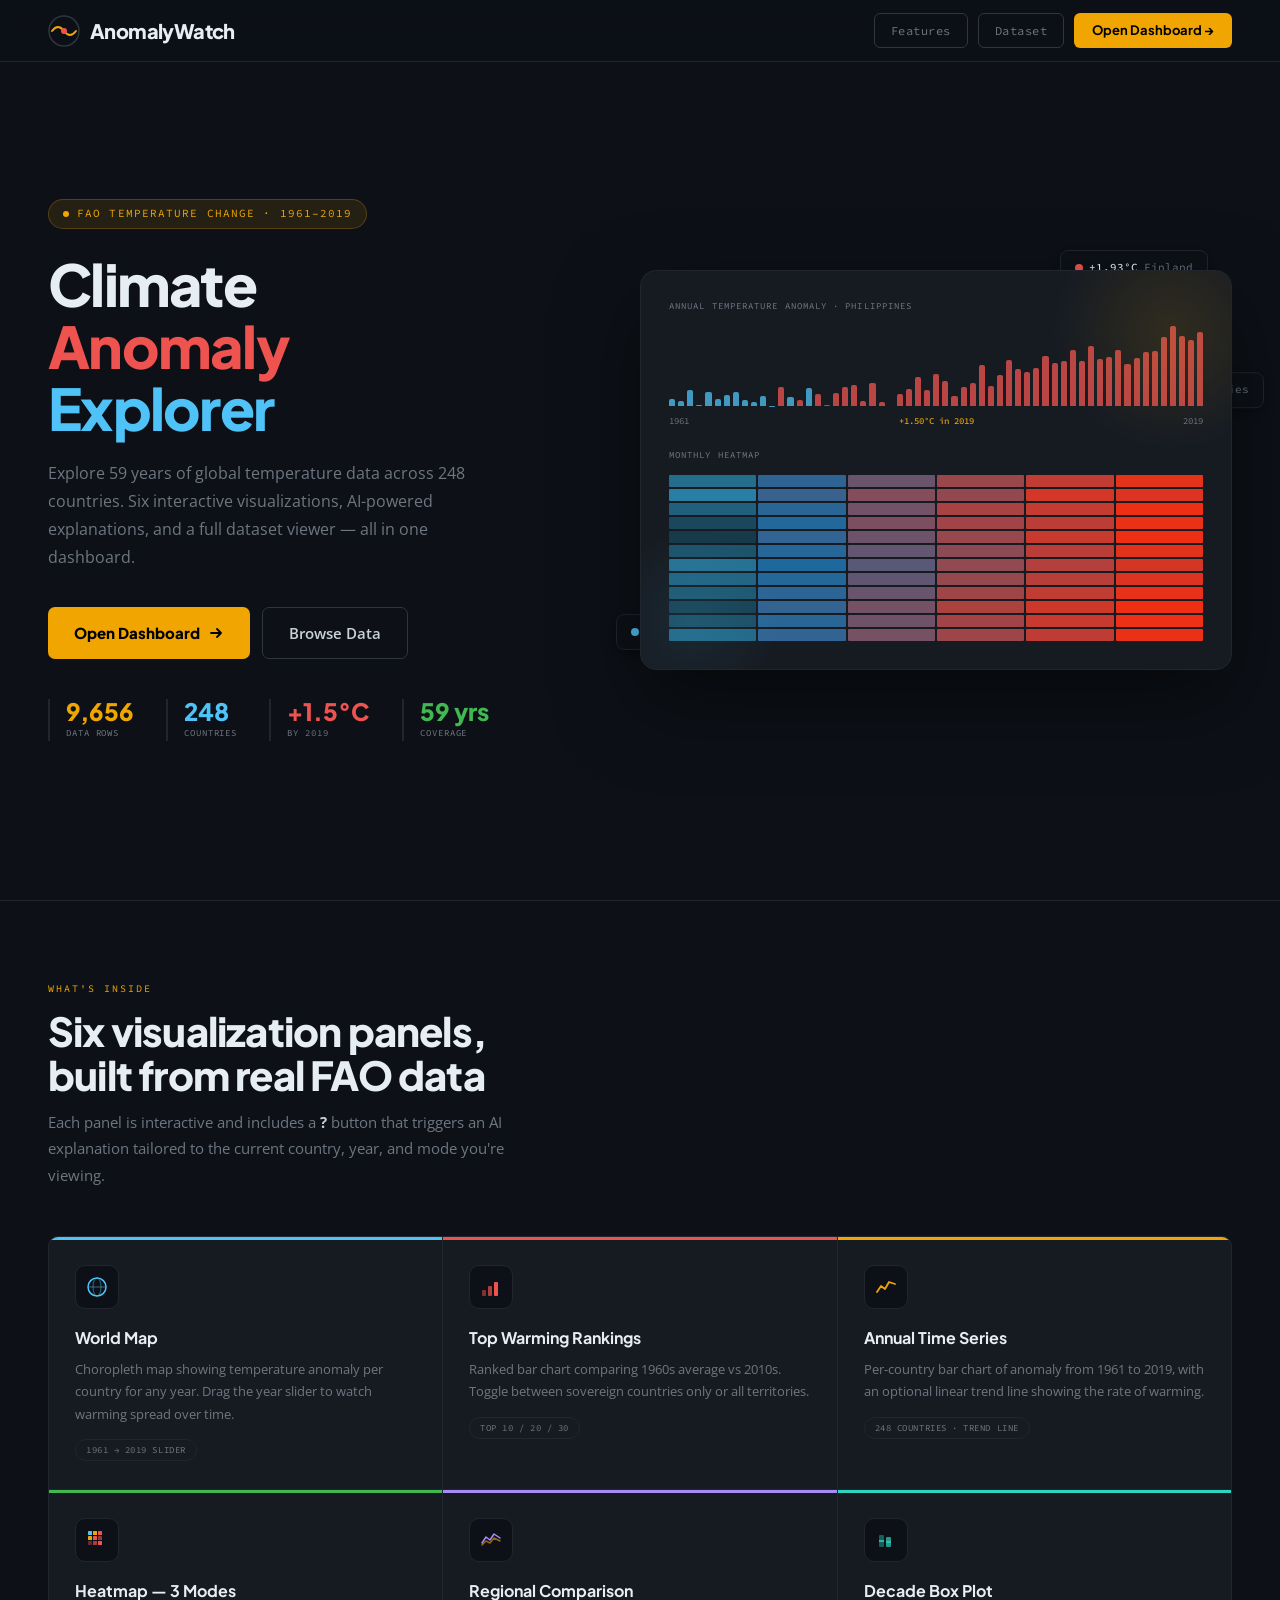
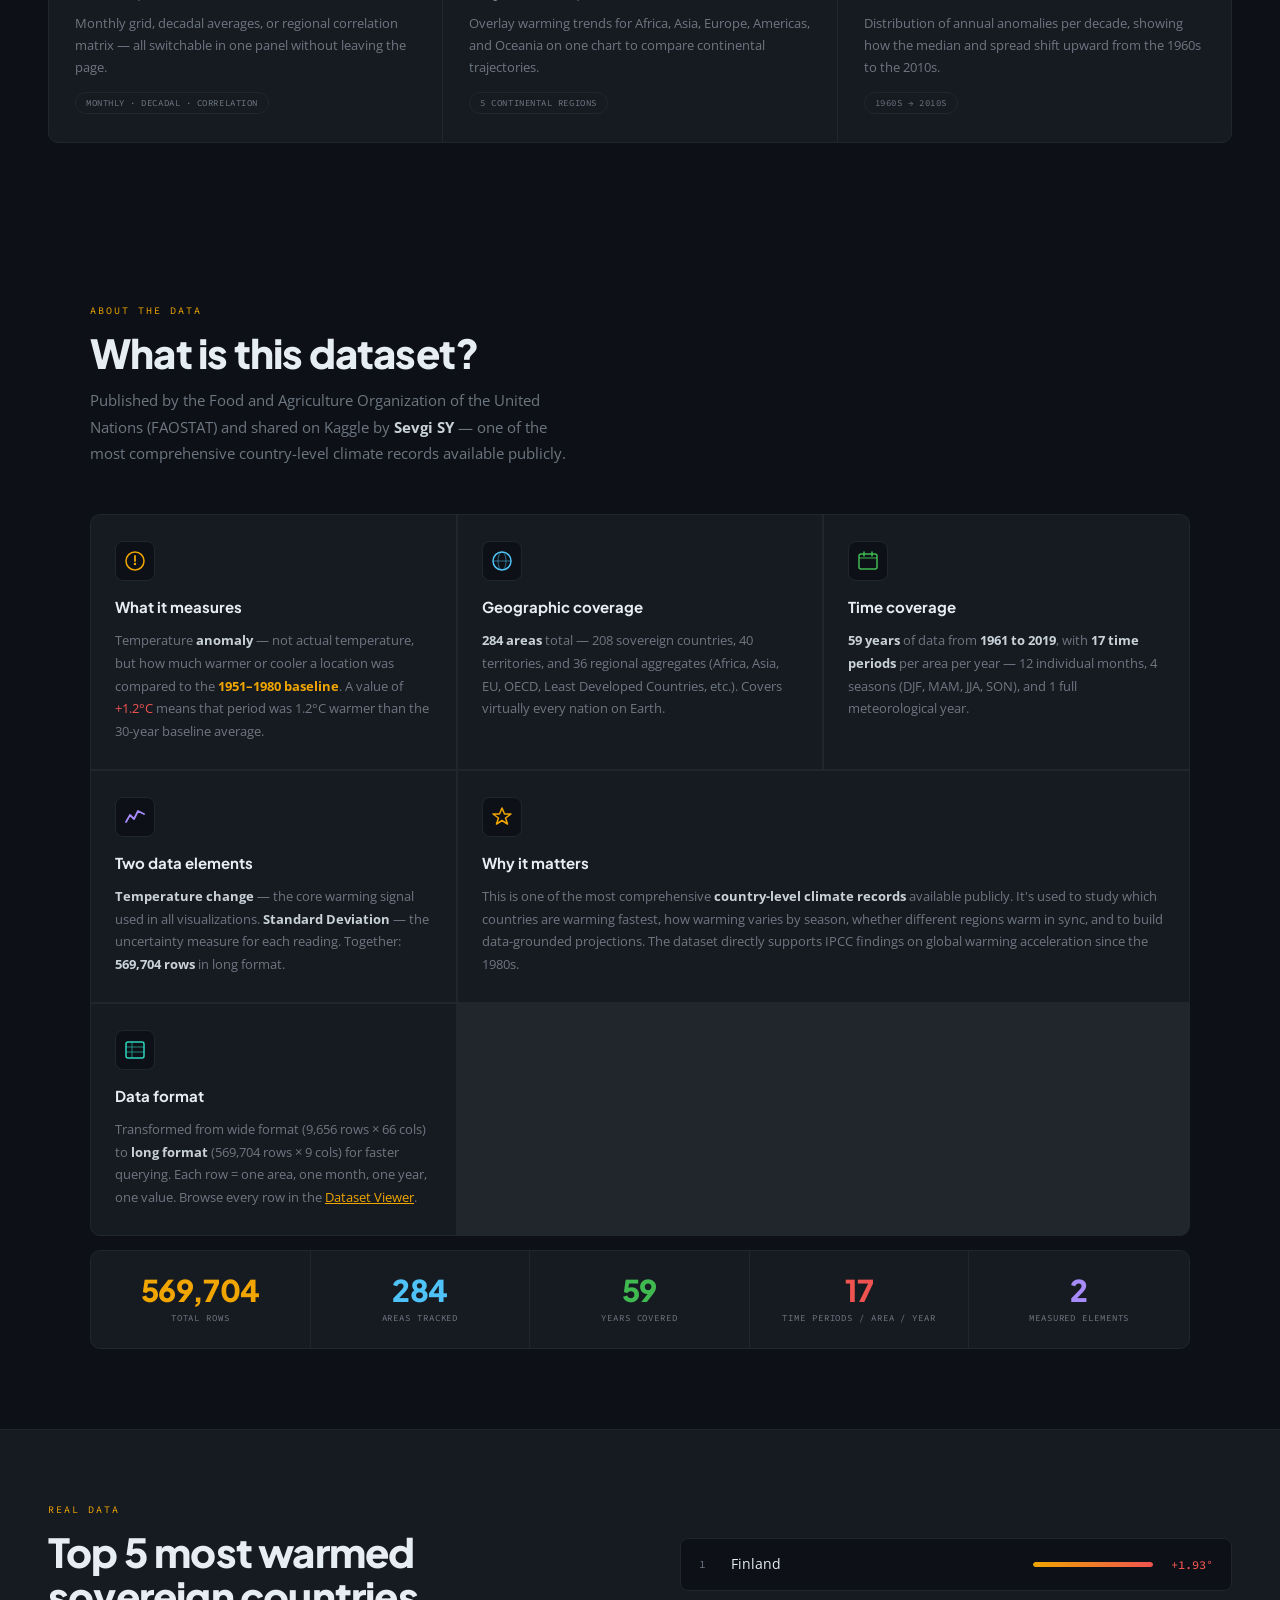
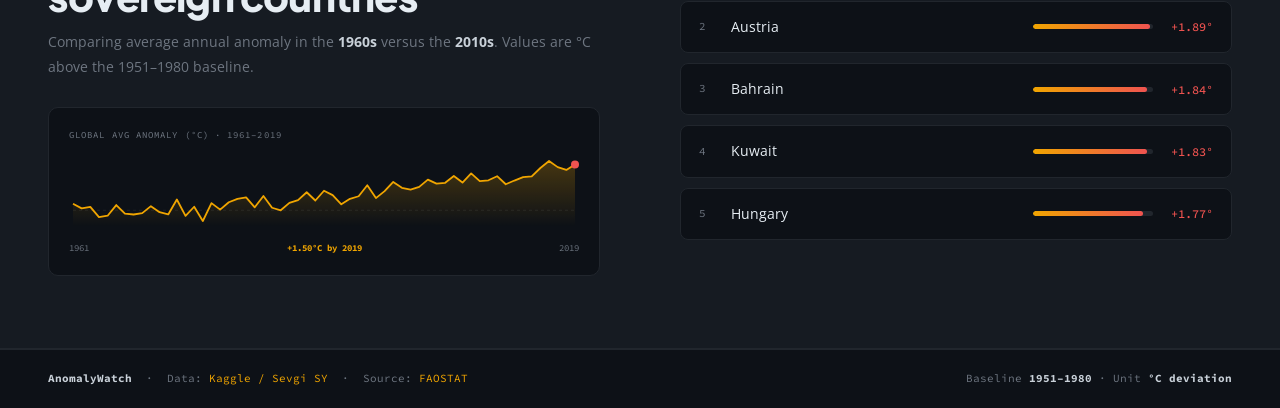
<file: templates/dashboard/landing.html>
<!DOCTYPE html>
<html lang="en">
<head>
  <meta charset="UTF-8">
  <meta name="viewport" content="width=device-width, initial-scale=1.0">
  <title>AnomalyWatch — Climate Anomaly Explorer</title>
  <link href="https://fonts.googleapis.com/css2?family=Plus+Jakarta+Sans:wght@400;500;600;700;800&family=Open+Sans:wght@300;400;500;600&family=Source+Code+Pro:wght@400;500&display=swap" rel="stylesheet">
  <style>
    *, *::before, *::after { box-sizing: border-box; margin: 0; padding: 0; }
    :root {
      --bg:     #0d1117;
      --panel:  #161b22;
      --border: #21262d;
      --b2:     #30363d;
      --text:   #c9d1d9;
      --text2:  #e6edf3;
      --muted:  #6e7681;
      --hot:    #ef5350;
      --cold:   #4fc3f7;
      --acc:    #f0a500;
      --green:  #3fb950;
      --dim:    #3d444d;
    }
    html { scroll-behavior: smooth; }
    body { background: var(--bg); color: var(--text); font-family: 'Open Sans', sans-serif; font-size: 15px; line-height: 1.6; overflow-x: hidden; }

    /* ── NAV ── */
    nav {
      position: fixed; top: 0; left: 0; right: 0; z-index: 100;
      display: flex; align-items: center; justify-content: space-between;
      padding: 0 48px; height: 62px;
      background: rgba(13,17,23,.92); backdrop-filter: blur(12px);
      border-bottom: 1px solid var(--border);
    }
    .nav-logo { display: flex; align-items: center; gap: 10px; text-decoration: none; }
    .logo-mark { width: 32px; height: 32px; }
    .nav-wordmark { font-family: 'Plus Jakarta Sans', sans-serif; font-size: 20px; font-weight: 800; color: var(--text2); letter-spacing: -.03em; }
    .nav-right { display: flex; align-items: center; gap: 10px; }
    .nav-ghost { padding: 7px 16px; border: 1px solid var(--b2); border-radius: 6px; color: var(--muted); font-family: 'Source Code Pro', monospace; font-size: 12px; letter-spacing: .04em; text-decoration: none; transition: all .15s; }
    .nav-ghost:hover { color: var(--text); border-color: var(--dim); }
    .nav-solid { padding: 7px 18px; background: var(--acc); color: #000; border-radius: 6px; font-family: 'Plus Jakarta Sans', sans-serif; font-size: 13px; font-weight: 700; text-decoration: none; transition: all .15s; }
    .nav-solid:hover { background: #ffb740; }

    /* ── HERO ── */
    .hero {
      min-height: 100vh; padding: 62px 0 0;
      display: grid; grid-template-columns: 1fr 1fr;
      align-items: center; gap: 0;
      max-width: 1300px; margin: 0 auto; padding: 100px 48px 60px;
    }
    .hero-left { padding-right: 48px; }
    .hero-badge {
      display: inline-flex; align-items: center; gap: 8px;
      background: rgba(240,165,0,.1); border: 1px solid rgba(240,165,0,.25);
      color: var(--acc); border-radius: 20px; padding: 5px 14px;
      font-family: 'Source Code Pro', monospace; font-size: 11px;
      letter-spacing: .1em; text-transform: uppercase; margin-bottom: 24px;
      animation: up .6s ease both;
    }
    .badge-dot { width: 6px; height: 6px; border-radius: 50%; background: var(--acc); animation: blink 2s infinite; }
    @keyframes blink { 0%,100%{opacity:1} 50%{opacity:.3} }
    .hero h1 {
      font-family: 'Plus Jakarta Sans', sans-serif;
      font-size: clamp(36px, 4.5vw, 58px);
      font-weight: 800; line-height: 1.08;
      letter-spacing: -.03em; color: var(--text2);
      margin-bottom: 20px;
      animation: up .7s ease .1s both;
    }
    .hero h1 .hl-hot  { color: var(--hot); }
    .hero h1 .hl-cold { color: var(--cold); }
    .hero h1 .hl-acc  { color: var(--acc); }
    .hero-desc { font-size: 16px; color: var(--muted); line-height: 1.75; margin-bottom: 36px; max-width: 440px; animation: up .7s ease .2s both; }
    .hero-actions { display: flex; gap: 12px; flex-wrap: wrap; animation: up .7s ease .3s both; }
    .btn-lg { display: inline-flex; align-items: center; gap: 8px; padding: 13px 26px; border-radius: 7px; font-weight: 600; font-size: 15px; text-decoration: none; transition: all .2s; }
    .btn-lg.primary { background: var(--acc); color: #000; font-family: 'Plus Jakarta Sans', sans-serif; font-weight: 800; }
    .btn-lg.primary:hover { background: #ffb740; transform: translateY(-2px); box-shadow: 0 8px 24px rgba(240,165,0,.22); }
    .btn-lg.ghost { border: 1px solid var(--b2); color: var(--text); }
    .btn-lg.ghost:hover { border-color: var(--dim); transform: translateY(-2px); }

    /* Stats row below CTA */
    .hero-stats { display: flex; gap: 32px; margin-top: 40px; animation: up .7s ease .4s both; }
    .hs { border-left: 2px solid var(--border); padding-left: 16px; }
    .hs-num { font-family: 'Plus Jakarta Sans', sans-serif; font-size: 24px; font-weight: 800; line-height: 1; color: var(--text2); }
    .hs-num.hot  { color: var(--hot); }
    .hs-num.cold { color: var(--cold); }
    .hs-num.acc  { color: var(--acc); }
    .hs-num.grn  { color: var(--green); }
    .hs-label { font-family: 'Source Code Pro', monospace; font-size: 9px; color: var(--muted); text-transform: uppercase; letter-spacing: .1em; margin-top: 3px; }

    @keyframes up { from{opacity:0;transform:translateY(18px)} to{opacity:1;transform:translateY(0)} }

    /* ── HERO RIGHT: ILLUSTRATION ── */
    .hero-right { position: relative; animation: up .8s ease .2s both; }
    .illustration-card {
      background: var(--panel); border: 1px solid var(--border);
      border-radius: 16px; padding: 28px; position: relative;
      overflow: hidden;
      box-shadow: 0 32px 80px rgba(0,0,0,.5);
    }
    .illus-glow {
      position: absolute; top: -60px; right: -60px;
      width: 240px; height: 240px; border-radius: 50%;
      background: radial-gradient(circle, rgba(240,165,0,.12) 0%, transparent 70%);
      pointer-events: none;
    }
    .illus-glow2 {
      position: absolute; bottom: -40px; left: -40px;
      width: 180px; height: 180px; border-radius: 50%;
      background: radial-gradient(circle, rgba(79,195,247,.08) 0%, transparent 70%);
      pointer-events: none;
    }

    /* Chart in card */
    .illus-label { font-family: 'Source Code Pro', monospace; font-size: 9px; color: var(--muted); letter-spacing: .12em; text-transform: uppercase; margin-bottom: 12px; }
    .illus-bars { display: flex; align-items: flex-end; gap: 3px; height: 80px; margin-bottom: 8px; }
    .illus-bar { flex: 1; border-radius: 2px 2px 0 0; transition: opacity .2s; }
    .illus-bar:hover { opacity: .75; }

    /* Floating chips */
    .chip {
      display: inline-flex; align-items: center; gap: 6px;
      background: var(--bg); border: 1px solid var(--border);
      border-radius: 8px; padding: 8px 14px;
      font-family: 'Source Code Pro', monospace; font-size: 11px;
      position: absolute; box-shadow: 0 4px 16px rgba(0,0,0,.4);
      animation: float 3s ease-in-out infinite;
    }
    .chip-dot { width: 8px; height: 8px; border-radius: 50%; }
    @keyframes float { 0%,100%{transform:translateY(0)} 50%{transform:translateY(-6px)} }
    .chip1 { top: -20px; right: 24px; animation-delay: 0s; }
    .chip2 { bottom: 20px; left: -24px; animation-delay: 1s; }
    .chip3 { top: 50%; right: -24px; transform: translateY(-50%); animation-delay: 1.8s; }
    .chip3:hover { animation-play-state: paused; }

    /* Mini map blob */
    .mini-world { margin-top: 16px; }
    .mini-heatrow { display: flex; gap: 2px; margin-bottom: 2px; }
    .mhc { height: 10px; border-radius: 1px; flex: 1; }

    /* Person illustration (SVG inline) */
    .person-wrap {
      position: absolute; bottom: -10px; right: -20px;
      width: 140px; pointer-events: none;
    }

    /* ── DIVIDER ── */
    .divider { height: 1px; background: var(--border); max-width: 1300px; margin: 0 auto; }

    /* ── FEATURES ── */
    .features { max-width: 1300px; margin: 0 auto; padding: 80px 48px; }
    .sec-label { font-family: 'Source Code Pro', monospace; font-size: 10px; color: var(--acc); letter-spacing: .2em; text-transform: uppercase; margin-bottom: 12px; }
    .sec-title { font-family: 'Plus Jakarta Sans', sans-serif; font-size: clamp(26px, 3.5vw, 40px); font-weight: 800; color: var(--text2); letter-spacing: -.02em; line-height: 1.1; margin-bottom: 12px; }
    .sec-sub { font-size: 15px; color: var(--muted); max-width: 480px; line-height: 1.75; margin-bottom: 48px; }
    .feat-grid { display: grid; grid-template-columns: repeat(3,1fr); gap: 1px; background: var(--border); border: 1px solid var(--border); border-radius: 10px; overflow: hidden; }
    .feat-card {
      background: var(--panel); padding: 28px 26px;
      position: relative; transition: background .15s;
    }
    .feat-card:hover { background: #1a2030; }
    .feat-accent { position: absolute; top: 0; left: 0; right: 0; height: 3px; }
    .feat-icon-wrap { width: 44px; height: 44px; border-radius: 10px; border: 1px solid var(--border); background: var(--bg); display: flex; align-items: center; justify-content: center; margin-bottom: 16px; }
    .feat-title { font-family: 'Plus Jakarta Sans', sans-serif; font-size: 16px; font-weight: 700; color: var(--text2); margin-bottom: 8px; }
    .feat-desc { font-size: 13px; color: var(--muted); line-height: 1.7; }
    .feat-pill { display: inline-block; margin-top: 14px; padding: 3px 10px; border: 1px solid var(--border); border-radius: 20px; font-family: 'Source Code Pro', monospace; font-size: 9px; color: var(--muted); letter-spacing: .06em; text-transform: uppercase; }

    /* ── DATA SECTION ── */
    .data-sec { background: var(--panel); border-top: 1px solid var(--border); border-bottom: 1px solid var(--border); padding: 72px 48px; }
    .data-inner { max-width: 1300px; margin: 0 auto; display: grid; grid-template-columns: 1fr 1fr; gap: 80px; align-items: center; }
    .data-right { display: flex; flex-direction: column; gap: 10px; }
    .data-row {
      display: flex; align-items: center; gap: 14px;
      padding: 14px 18px; background: var(--bg); border: 1px solid var(--border);
      border-radius: 8px; transition: border-color .15s;
      opacity: 0; transform: translateX(20px); transition: opacity .4s, transform .4s, border-color .15s;
    }
    .data-row.visible { opacity: 1; transform: translateX(0); }
    .data-row:hover { border-color: var(--b2); }
    .dr-rank { font-family: 'Source Code Pro', monospace; font-size: 11px; color: var(--muted); width: 18px; }
    .dr-name { font-size: 14px; color: var(--text2); flex: 1; }
    .dr-bar-wrap { width: 120px; height: 5px; background: var(--border); border-radius: 3px; overflow: hidden; }
    .dr-bar { height: 100%; border-radius: 3px; background: linear-gradient(90deg, var(--acc), var(--hot)); width: 0; transition: width 1s ease; }
    .dr-val { font-family: 'Source Code Pro', monospace; font-size: 12px; color: var(--hot); font-weight: 500; width: 46px; text-align: right; }

    /* Sparkline chart */
    .spark-wrap { background: var(--bg); border: 1px solid var(--border); border-radius: 10px; padding: 20px; }
    .spark-title { font-family: 'Source Code Pro', monospace; font-size: 9px; color: var(--muted); text-transform: uppercase; letter-spacing: .12em; margin-bottom: 12px; }
    .spark-caption { display: flex; justify-content: space-between; font-family: 'Source Code Pro', monospace; font-size: 9px; color: var(--muted); margin-top: 8px; }
    .spark-caption strong { color: var(--acc); }

    /* ── CTA ── */
    .cta-sec { max-width: 1300px; margin: 0 auto; padding: 100px 48px; display: grid; grid-template-columns: 1fr auto; gap: 60px; align-items: center; }
    .cta-title { font-family: 'Plus Jakarta Sans', sans-serif; font-size: clamp(28px, 4vw, 44px); font-weight: 800; color: var(--text2); letter-spacing: -.02em; line-height: 1.1; margin-bottom: 14px; }
    .cta-desc { font-size: 15px; color: var(--muted); line-height: 1.75; max-width: 500px; }
    .cta-right { display: flex; flex-direction: column; gap: 10px; align-items: flex-end; flex-shrink: 0; }

    /* ── FOOTER ── */
    footer { border-top: 1px solid var(--border); padding: 20px 48px; display: flex; align-items: center; justify-content: space-between; flex-wrap: wrap; gap: 12px; font-family: 'Source Code Pro', monospace; font-size: 11px; color: var(--muted); }
    footer a { color: var(--acc); text-decoration: none; }
    footer a:hover { text-decoration: underline; }
    footer strong { color: var(--text); }

    /* ── RESPONSIVE ── */
    @media (max-width: 960px) {
      nav { padding: 0 20px; }
      .hero { grid-template-columns: 1fr; padding: 100px 24px 48px; }
      .hero-left { padding-right: 0; }
      .hero-right { display: none; }
      .hero-stats { flex-wrap: wrap; gap: 20px; }
      .features, .cta-sec { padding: 60px 24px; }
      .data-sec { padding: 60px 24px; }
      .data-inner { grid-template-columns: 1fr; gap: 40px; }
      .feat-grid { grid-template-columns: 1fr 1fr; }
      .cta-sec { grid-template-columns: 1fr; gap: 28px; }
      .cta-right { align-items: flex-start; flex-direction: row; flex-wrap: wrap; }
      footer { padding: 18px 24px; }
    }
    @media (max-width: 600px) {
      .feat-grid { grid-template-columns: 1fr; }
      .hero-stats { gap: 16px; }
      .hs-num { font-size: 20px; }
    }

    /* ── DATASET OVERVIEW ── */
    .dataset-overview { padding: 80px 48px; background: var(--bg); }
    .dataset-inner { max-width: 1100px; margin: 0 auto; }
    .dataset-header { margin-bottom: 48px; }

    .ds-grid {
      display: grid;
      grid-template-columns: repeat(3, 1fr);
      gap: 2px; background: var(--border);
      border: 1px solid var(--border); border-radius: 10px;
      overflow: hidden; margin-bottom: 2px;
    }
    .ds-card {
      background: var(--panel); padding: 26px 24px;
      transition: background .15s;
    }
    .ds-card:hover { background: #1a2030; }
    .ds-card-wide { grid-column: span 2; }
    .ds-card-icon {
      width: 40px; height: 40px; border-radius: 8px;
      border: 1px solid var(--border); background: var(--bg);
      display: flex; align-items: center; justify-content: center;
      margin-bottom: 14px;
    }
    .ds-card-title {
      font-family: 'Plus Jakarta Sans', sans-serif;
      font-size: 15px; font-weight: 700;
      color: var(--text2); margin-bottom: 10px;
    }
    .ds-card-desc {
      font-size: 13px; color: var(--muted);
      line-height: 1.75;
    }

    /* Stats strip */
    .ds-stats {
      display: grid; grid-template-columns: repeat(5, 1fr);
      background: var(--panel); border: 1px solid var(--border);
      border-radius: 10px; overflow: hidden; margin-top: 14px;
    }
    .ds-stat {
      padding: 24px 20px; text-align: center;
      border-right: 1px solid var(--border);
    }
    .ds-stat:last-child { border-right: none; }
    .ds-stat-num {
      font-family: 'Plus Jakarta Sans', sans-serif;
      font-size: 30px; font-weight: 800;
      line-height: 1; letter-spacing: -.02em; margin-bottom: 6px;
    }
    .ds-stat-label {
      font-family: 'Source Code Pro', monospace;
      font-size: 9px; color: var(--muted);
      text-transform: uppercase; letter-spacing: .1em; line-height: 1.5;
    }

    @media (max-width: 900px) {
      .dataset-overview { padding: 60px 24px; }
      .ds-grid { grid-template-columns: 1fr 1fr; }
      .ds-card-wide { grid-column: span 2; }
      .ds-stats { grid-template-columns: repeat(3, 1fr); }
      .ds-stat:nth-child(3) { border-right: none; }
      .ds-stat:nth-child(4) { border-top: 1px solid var(--border); }
      .ds-stat:nth-child(5) { border-top: 1px solid var(--border); border-right: none; }
    }
    @media (max-width: 560px) {
      .ds-grid { grid-template-columns: 1fr; }
      .ds-card-wide { grid-column: span 1; }
      .ds-stats { grid-template-columns: repeat(2, 1fr); }
    }
  </style>
</head>
<body>

<!-- NAV -->
<nav>
  <a class="nav-logo" href="/">
    <svg class="logo-mark" viewBox="0 0 32 32" fill="none">
      <circle cx="16" cy="16" r="15" stroke="#30363d" stroke-width="1.5"/>
      <path d="M4 16 Q10 8 16 16 Q22 24 28 16" stroke="#f0a500" stroke-width="2" stroke-linecap="round" fill="none"/>
      <circle cx="16" cy="16" r="3" fill="#ef5350"/>
    </svg>
    <span class="nav-wordmark">AnomalyWatch</span>
  </a>
  <div class="nav-right">
    <a class="nav-ghost" href="#features">Features</a>
    <a class="nav-ghost" href="/dataset/">Dataset</a>
    <a class="nav-solid" href="/dashboard/">Open Dashboard &rarr;</a>
  </div>
</nav>

<!-- HERO -->
<section class="hero">
  <div class="hero-left">
    <div class="hero-badge">
      <span class="badge-dot"></span>
      FAO Temperature Change · 1961–2019
    </div>
    <h1>
      Climate<br>
      <span class="hl-hot">Anomaly</span><br>
      <span class="hl-cold">Explorer</span>
    </h1>
    <p class="hero-desc">
      Explore 59 years of global temperature data across 248 countries.
      Six interactive visualizations, AI-powered explanations, and a full dataset viewer — all in one dashboard.
    </p>
    <div class="hero-actions">
      <a class="btn-lg primary" href="/dashboard/">
        Open Dashboard
        <svg width="16" height="16" viewBox="0 0 16 16" fill="none"><path d="M3 8h10M9 4l4 4-4 4" stroke="currentColor" stroke-width="1.8" stroke-linecap="round" stroke-linejoin="round"/></svg>
      </a>
      <a class="btn-lg ghost" href="/dataset/">Browse Data</a>
    </div>
    <div class="hero-stats">
      <div class="hs">
        <div class="hs-num acc">9,656</div>
        <div class="hs-label">Data Rows</div>
      </div>
      <div class="hs">
        <div class="hs-num cold">248</div>
        <div class="hs-label">Countries</div>
      </div>
      <div class="hs">
        <div class="hs-num hot">+1.5°C</div>
        <div class="hs-label">By 2019</div>
      </div>
      <div class="hs">
        <div class="hs-num grn">59 yrs</div>
        <div class="hs-label">Coverage</div>
      </div>
    </div>
  </div>

  <!-- ILLUSTRATION CARD -->
  <div class="hero-right">
    <div style="position:relative">

      <!-- Floating chips -->
      <div class="chip chip1">
        <span class="chip-dot" style="background:var(--hot)"></span>
        <span style="color:var(--text2);font-weight:500">+1.93°C</span>
        <span style="color:var(--muted)">Finland</span>
      </div>
      <div class="chip chip2">
        <span class="chip-dot" style="background:var(--cold)"></span>
        <span style="color:var(--muted)">Baseline</span>
        <span style="color:var(--text2);font-weight:500">1951–1980</span>
      </div>
      <div class="chip chip3" style="top:30%;right:-32px;position:absolute">
        <span class="chip-dot" style="background:var(--green)"></span>
        <span style="color:var(--text2);font-weight:500">208</span>
        <span style="color:var(--muted)">Countries</span>
      </div>

      <div class="illustration-card">
        <div class="illus-glow"></div>
        <div class="illus-glow2"></div>

        <!-- Bar chart illustration -->
        <div class="illus-label">Annual Temperature Anomaly · Philippines</div>
        <div class="illus-bars" id="illus-bars"></div>
        <div style="display:flex;justify-content:space-between;font-family:'Source Code Pro',monospace;font-size:9px;color:var(--muted);margin-bottom:20px">
          <span>1961</span><span style="color:var(--acc);font-weight:500">+1.50°C in 2019</span><span>2019</span>
        </div>

        <!-- Heatmap rows illustration -->
        <div class="illus-label" style="margin-top:4px">Monthly Heatmap</div>
        <div id="illus-heatmap"></div>



      </div>
    </div>
  </div>
</section>

<div class="divider"></div>

<!-- FEATURES -->
<section class="features" id="features">
  <div class="sec-label">What's inside</div>
  <h2 class="sec-title">Six visualization panels,<br>built from real FAO data</h2>
  <p class="sec-sub">Each panel is interactive and includes a <strong style="color:var(--text)">?</strong> button that triggers an AI explanation tailored to the current country, year, and mode you're viewing.</p>
  <div class="feat-grid">
    <div class="feat-card">
      <div class="feat-accent" style="background:var(--cold)"></div>
      <div class="feat-icon-wrap">
        <svg width="22" height="22" viewBox="0 0 22 22" fill="none"><circle cx="11" cy="11" r="9" stroke="var(--cold)" stroke-width="1.5"/><ellipse cx="11" cy="11" rx="4" ry="9" stroke="var(--cold)" stroke-width="1" opacity=".5"/><line x1="2" y1="11" x2="20" y2="11" stroke="var(--cold)" stroke-width="1" opacity=".5"/></svg>
      </div>
      <div class="feat-title">World Map</div>
      <div class="feat-desc">Choropleth map showing temperature anomaly per country for any year. Drag the year slider to watch warming spread over time.</div>
      <span class="feat-pill">1961 → 2019 slider</span>
    </div>
    <div class="feat-card">
      <div class="feat-accent" style="background:var(--hot)"></div>
      <div class="feat-icon-wrap">
        <svg width="22" height="22" viewBox="0 0 22 22" fill="none"><rect x="2" y="14" width="4" height="6" rx="1" fill="var(--hot)" opacity=".5"/><rect x="8" y="10" width="4" height="10" rx="1" fill="var(--hot)" opacity=".7"/><rect x="14" y="6" width="4" height="14" rx="1" fill="var(--hot)"/></svg>
      </div>
      <div class="feat-title">Top Warming Rankings</div>
      <div class="feat-desc">Ranked bar chart comparing 1960s average vs 2010s. Toggle between sovereign countries only or all territories.</div>
      <span class="feat-pill">Top 10 / 20 / 30</span>
    </div>
    <div class="feat-card">
      <div class="feat-accent" style="background:var(--acc)"></div>
      <div class="feat-icon-wrap">
        <svg width="22" height="22" viewBox="0 0 22 22" fill="none"><polyline points="2,16 6,10 10,13 14,6 20,8" stroke="var(--acc)" stroke-width="1.8" stroke-linecap="round" stroke-linejoin="round" fill="none"/></svg>
      </div>
      <div class="feat-title">Annual Time Series</div>
      <div class="feat-desc">Per-country bar chart of anomaly from 1961 to 2019, with an optional linear trend line showing the rate of warming.</div>
      <span class="feat-pill">248 countries · trend line</span>
    </div>
    <div class="feat-card">
      <div class="feat-accent" style="background:var(--green)"></div>
      <div class="feat-icon-wrap">
        <svg width="22" height="22" viewBox="0 0 22 22" fill="none"><rect x="2" y="2" width="4" height="4" rx=".5" fill="var(--cold)"/><rect x="7" y="2" width="4" height="4" rx=".5" fill="var(--acc)"/><rect x="12" y="2" width="4" height="4" rx=".5" fill="var(--hot)"/><rect x="2" y="7" width="4" height="4" rx=".5" fill="var(--acc)"/><rect x="7" y="7" width="4" height="4" rx=".5" fill="var(--hot)"/><rect x="12" y="7" width="4" height="4" rx=".5" fill="var(--hot)" opacity=".6"/><rect x="2" y="12" width="4" height="4" rx=".5" fill="var(--hot)" opacity=".4"/><rect x="7" y="12" width="4" height="4" rx=".5" fill="var(--hot)" opacity=".7"/><rect x="12" y="12" width="4" height="4" rx=".5" fill="var(--hot)"/></svg>
      </div>
      <div class="feat-title">Heatmap — 3 Modes</div>
      <div class="feat-desc">Monthly grid, decadal averages, or regional correlation matrix — all switchable in one panel without leaving the page.</div>
      <span class="feat-pill">Monthly · Decadal · Correlation</span>
    </div>
    <div class="feat-card">
      <div class="feat-accent" style="background:#a78bfa"></div>
      <div class="feat-icon-wrap">
        <svg width="22" height="22" viewBox="0 0 22 22" fill="none"><polyline points="2,14 6,8 10,11 14,5 20,9" stroke="#a78bfa" stroke-width="1.5" stroke-linecap="round" stroke-linejoin="round" fill="none"/><polyline points="2,16 6,12 10,14 14,9 20,12" stroke="var(--acc)" stroke-width="1.5" stroke-linecap="round" stroke-linejoin="round" fill="none" opacity=".6"/></svg>
      </div>
      <div class="feat-title">Regional Comparison</div>
      <div class="feat-desc">Overlay warming trends for Africa, Asia, Europe, Americas, and Oceania on one chart to compare continental trajectories.</div>
      <span class="feat-pill">5 continental regions</span>
    </div>
    <div class="feat-card">
      <div class="feat-accent" style="background:#2dd4bf"></div>
      <div class="feat-icon-wrap">
        <svg width="22" height="22" viewBox="0 0 22 22" fill="none"><rect x="4" y="6" width="5" height="12" rx="1" fill="#2dd4bf" opacity=".4"/><line x1="4" y1="12" x2="9" y2="12" stroke="#2dd4bf" stroke-width="1.5"/><rect x="11" y="8" width="5" height="10" rx="1" fill="#2dd4bf" opacity=".7"/><line x1="11" y1="13" x2="16" y2="13" stroke="#2dd4bf" stroke-width="1.5"/></svg>
      </div>
      <div class="feat-title">Decade Box Plot</div>
      <div class="feat-desc">Distribution of annual anomalies per decade, showing how the median and spread shift upward from the 1960s to the 2010s.</div>
      <span class="feat-pill">1960s → 2010s</span>
    </div>
  </div>
</section>


<!-- DATASET OVERVIEW -->
<section class="dataset-overview">
  <div class="dataset-inner">
    <div class="dataset-header">
      <div class="sec-label">About the data</div>
      <h2 class="sec-title">What is this dataset?</h2>
      <p class="sec-sub">
        Published by the Food and Agriculture Organization of the United Nations (FAOSTAT)
        and shared on Kaggle by <strong style="color:var(--text)">Sevgi SY</strong> —
        one of the most comprehensive country-level climate records available publicly.
      </p>
    </div>

    <div class="ds-grid">

      <!-- What it measures -->
      <div class="ds-card">
        <div class="ds-card-icon">
          <svg width="22" height="22" viewBox="0 0 22 22" fill="none">
            <circle cx="11" cy="11" r="9" stroke="var(--acc)" stroke-width="1.5"/>
            <line x1="11" y1="6" x2="11" y2="11" stroke="var(--acc)" stroke-width="1.8" stroke-linecap="round"/>
            <circle cx="11" cy="14" r="1.2" fill="var(--acc)"/>
          </svg>
        </div>
        <div class="ds-card-title">What it measures</div>
        <div class="ds-card-desc">
          Temperature <strong style="color:var(--text)">anomaly</strong> — not actual temperature,
          but how much warmer or cooler a location was compared to the
          <strong style="color:var(--acc)">1951–1980 baseline</strong>.
          A value of <span style="color:var(--hot)">+1.2°C</span> means that period was
          1.2°C warmer than the 30-year baseline average.
        </div>
      </div>

      <!-- Coverage -->
      <div class="ds-card">
        <div class="ds-card-icon">
          <svg width="22" height="22" viewBox="0 0 22 22" fill="none">
            <circle cx="11" cy="11" r="9" stroke="var(--cold)" stroke-width="1.5"/>
            <ellipse cx="11" cy="11" rx="4" ry="9" stroke="var(--cold)" stroke-width="1" opacity=".5"/>
            <line x1="2" y1="11" x2="20" y2="11" stroke="var(--cold)" stroke-width="1" opacity=".5"/>
          </svg>
        </div>
        <div class="ds-card-title">Geographic coverage</div>
        <div class="ds-card-desc">
          <strong style="color:var(--text)">284 areas</strong> total —
          208 sovereign countries, 40 territories, and 36 regional aggregates
          (Africa, Asia, EU, OECD, Least Developed Countries, etc.).
          Covers virtually every nation on Earth.
        </div>
      </div>

      <!-- Time -->
      <div class="ds-card">
        <div class="ds-card-icon">
          <svg width="22" height="22" viewBox="0 0 22 22" fill="none">
            <rect x="2" y="4" width="18" height="15" rx="2" stroke="var(--green)" stroke-width="1.5"/>
            <line x1="2" y1="8" x2="20" y2="8" stroke="var(--green)" stroke-width="1"/>
            <line x1="7" y1="2" x2="7" y2="6" stroke="var(--green)" stroke-width="1.5" stroke-linecap="round"/>
            <line x1="15" y1="2" x2="15" y2="6" stroke="var(--green)" stroke-width="1.5" stroke-linecap="round"/>
          </svg>
        </div>
        <div class="ds-card-title">Time coverage</div>
        <div class="ds-card-desc">
          <strong style="color:var(--text)">59 years</strong> of data from
          <strong style="color:var(--text)">1961 to 2019</strong>,
          with <strong style="color:var(--text)">17 time periods</strong> per area per year —
          12 individual months, 4 seasons (DJF, MAM, JJA, SON),
          and 1 full meteorological year.
        </div>
      </div>

      <!-- Elements -->
      <div class="ds-card">
        <div class="ds-card-icon">
          <svg width="22" height="22" viewBox="0 0 22 22" fill="none">
            <polyline points="2,16 6,9 10,13 14,5 20,8" stroke="#a78bfa" stroke-width="1.8" stroke-linecap="round" stroke-linejoin="round" fill="none"/>
          </svg>
        </div>
        <div class="ds-card-title">Two data elements</div>
        <div class="ds-card-desc">
          <strong style="color:var(--text)">Temperature change</strong> — the core warming signal used in all visualizations.
          <strong style="color:var(--text)">Standard Deviation</strong> — the uncertainty measure for each reading.
          Together: <strong style="color:var(--text)">569,704 rows</strong> in long format.
        </div>
      </div>

      <!-- Why it matters -->
      <div class="ds-card ds-card-wide">
        <div class="ds-card-icon">
          <svg width="22" height="22" viewBox="0 0 22 22" fill="none">
            <path d="M11 2L13.5 8H20L14.5 12L16.5 18L11 14.5L5.5 18L7.5 12L2 8H8.5Z" stroke="var(--acc)" stroke-width="1.5" stroke-linejoin="round"/>
          </svg>
        </div>
        <div class="ds-card-title">Why it matters</div>
        <div class="ds-card-desc">
          This is one of the most comprehensive <strong style="color:var(--text)">country-level climate records</strong>
          available publicly. It's used to study which countries are warming fastest,
          how warming varies by season, whether different regions warm in sync,
          and to build data-grounded projections. The dataset directly supports
          IPCC findings on global warming acceleration since the 1980s.
        </div>
      </div>

      <!-- Format -->
      <div class="ds-card">
        <div class="ds-card-icon">
          <svg width="22" height="22" viewBox="0 0 22 22" fill="none">
            <rect x="2" y="3" width="18" height="16" rx="2" stroke="#2dd4bf" stroke-width="1.5"/>
            <line x1="2" y1="8" x2="20" y2="8" stroke="#2dd4bf" stroke-width="1" opacity=".6"/>
            <line x1="2" y1="13" x2="20" y2="13" stroke="#2dd4bf" stroke-width="1" opacity=".6"/>
            <line x1="8" y1="3" x2="8" y2="19" stroke="#2dd4bf" stroke-width="1" opacity=".6"/>
          </svg>
        </div>
        <div class="ds-card-title">Data format</div>
        <div class="ds-card-desc">
          Transformed from wide format (9,656 rows × 66 cols) to
          <strong style="color:var(--text)">long format</strong> (569,704 rows × 9 cols)
          for faster querying. Each row = one area, one month, one year, one value.
          Browse every row in the <a href="/dataset/" style="color:var(--acc)">Dataset Viewer</a>.
        </div>
      </div>

    </div>

    <!-- Stats strip -->
    <div class="ds-stats">
      <div class="ds-stat">
        <div class="ds-stat-num" style="color:var(--acc)">569,704</div>
        <div class="ds-stat-label">Total rows</div>
      </div>
      <div class="ds-stat">
        <div class="ds-stat-num" style="color:var(--cold)">284</div>
        <div class="ds-stat-label">Areas tracked</div>
      </div>
      <div class="ds-stat">
        <div class="ds-stat-num" style="color:var(--green)">59</div>
        <div class="ds-stat-label">Years covered</div>
      </div>
      <div class="ds-stat">
        <div class="ds-stat-num" style="color:var(--hot)">17</div>
        <div class="ds-stat-label">Time periods / area / year</div>
      </div>
      <div class="ds-stat">
        <div class="ds-stat-num" style="color:#a78bfa">2</div>
        <div class="ds-stat-label">Measured elements</div>
      </div>
    </div>

  </div>
</section>

<!-- DATA SECTION -->
<section class="data-sec">
  <div class="data-inner">
    <div>
      <div class="sec-label">Real data</div>
      <h2 class="sec-title">Top 5 most warmed<br>sovereign countries</h2>
      <p style="font-size:14px;color:var(--muted);line-height:1.75;margin-top:12px;margin-bottom:28px">
        Comparing average annual anomaly in the <strong style="color:var(--text)">1960s</strong> versus the <strong style="color:var(--text)">2010s</strong>. Values are °C above the 1951–1980 baseline.
      </p>
      <div class="spark-wrap">
        <div class="spark-title">Global avg anomaly (°C) · 1961–2019</div>
        <canvas id="sparkline" height="72"></canvas>
        <div class="spark-caption">
          <span>1961</span>
          <strong>+1.50°C by 2019</strong>
          <span>2019</span>
        </div>
      </div>
    </div>
    <div class="data-right" id="warmer-list"></div>
  </div>
</section>

<!-- FOOTER -->
<footer>
  <div>
    <strong>AnomalyWatch</strong> &nbsp;&middot;&nbsp;
    Data: <a href="https://www.kaggle.com/datasets/sevgisarac/temperature-change" target="_blank">Kaggle / Sevgi SY</a> &nbsp;&middot;&nbsp;
    Source: <a href="https://www.fao.org/faostat" target="_blank">FAOSTAT</a>
  </div>
  <div>Baseline <strong>1951–1980</strong> &middot; Unit <strong>°C deviation</strong></div>
</footer>

<script>
const TREND = [[1961,.215],[1962,.062],[1963,.114],[1964,-.225],[1965,-.179],[1966,.171],[1967,-.111],[1968,-.139],[1969,-.093],[1970,.135],[1971,-.064],[1972,-.138],[1973,.354],[1974,-.186],[1975,.116],[1976,-.353],[1977,.235],[1978,.021],[1979,.264],[1980,.376],[1981,.423],[1982,.098],[1983,.469],[1984,.083],[1985,.0],[1986,.244],[1987,.331],[1988,.592],[1989,.321],[1990,.643],[1991,.499],[1992,.196],[1993,.376],[1994,.461],[1995,.821],[1996,.4],[1997,.63],[1998,.931],[1999,.74],[2000,.679],[2001,.769],[2002,1.01],[2003,.877],[2004,.904],[2005,1.128],[2006,.913],[2007,1.215],[2008,.957],[2009,.987],[2010,1.121],[2011,.856],[2012,.978],[2013,1.089],[2014,1.114],[2015,1.391],[2016,1.621],[2017,1.419],[2018,1.326],[2019,1.503]];
const PHIL  = [-.134,-.097,-.33,-.021,-.288,-.138,-.209,-.281,-.117,-.086,-.208,-.002,.377,-.186,.116,-.353,.235,.021,.264,.376,.423,.098,.469,.083,.0,.244,.331,.592,.321,.643,.499,.196,.376,.461,.821,.4,.63,.931,.74,.679,.769,1.01,.877,.904,1.128,.913,1.215,.957,.987,1.121,.856,.978,1.089,1.114,1.391,1.621,1.419,1.326,1.503];
const TOP5  = [{name:'Finland',delta:1.93},{name:'Austria',delta:1.89},{name:'Bahrain',delta:1.84},{name:'Kuwait',delta:1.83},{name:'Hungary',delta:1.77}];

// ── Illustration bars ──
(function(){
  const c = document.getElementById('illus-bars');
  if(!c) return;
  const max = Math.max(...PHIL.map(Math.abs));
  PHIL.forEach(v=>{
    const b = document.createElement('div');
    b.className = 'illus-bar';
    b.style.height = (Math.abs(v)/max*100)+'%';
    b.style.background = v>=0?'rgba(239,83,80,.75)':'rgba(79,195,247,.75)';
    c.appendChild(b);
  });
})();

// ── Illustration heatmap ──
(function(){
  const c = document.getElementById('illus-heatmap');
  if(!c) return;
  const months = 12, decades = 6;
  const vals = [
    [-.21,.10,.35,.55,.71,.86],[-.25,.14,.45,.52,.78,.82],[-.18,.08,.38,.61,.72,.91],
    [-.12,.05,.42,.58,.69,.88],[-.09,.11,.36,.54,.74,.93],[-.15,.07,.32,.49,.68,.85],
    [-.22,.03,.28,.51,.65,.79],[-.19,.06,.31,.53,.67,.82],[-.16,.09,.34,.57,.71,.87],
    [-.11,.12,.39,.62,.76,.94],[-.14,.08,.37,.58,.73,.89],[-.20,.11,.40,.56,.70,.88]
  ];
  const grid = document.createElement('div');
  grid.style.cssText='display:grid;grid-template-columns:repeat('+decades+',1fr);gap:2px;';
  vals.forEach(row=>{
    row.forEach(v=>{
      const cell=document.createElement('div');
      cell.style.cssText='height:12px;border-radius:1px;';
      let r,g,b;
      if(v<0){const t=Math.min(1,-v/.4);r=Math.round(13+43*t);g=Math.round(20+169*t);b=Math.round(23+225*t);}
      else{const t=Math.min(1,v/.9);r=Math.round(22+217*t);g=Math.round(107-60*t);b=Math.round(163-143*t);}
      cell.style.background=`rgb(${r},${g},${b})`;
      grid.appendChild(cell);
    });
  });
  c.appendChild(grid);
})();

// ── Sparkline ──
(function(){
  const canvas=document.getElementById('sparkline');
  if(!canvas) return;
  const dpr=window.devicePixelRatio||1;
  const W=canvas.parentElement.clientWidth-40||560, H=72;
  canvas.width=W*dpr; canvas.height=H*dpr;
  canvas.style.width=W+'px'; canvas.style.height=H+'px';
  const ctx=canvas.getContext('2d'); ctx.scale(dpr,dpr);
  const vals=TREND.map(t=>t[1]);
  const mn=Math.min(...vals), mx=Math.max(...vals);
  const p={l:4,r:4,t:6,b:6};
  const iw=W-p.l-p.r, ih=H-p.t-p.b;
  const xp=i=>p.l+(i/(vals.length-1))*iw;
  const yp=v=>p.t+ih-((v-mn)/(mx-mn))*ih;

  // Zero line
  const y0=yp(0);
  ctx.beginPath(); ctx.strokeStyle='rgba(255,255,255,.07)'; ctx.lineWidth=1; ctx.setLineDash([3,3]);
  ctx.moveTo(p.l,y0); ctx.lineTo(W-p.r,y0); ctx.stroke(); ctx.setLineDash([]);

  // Fill
  const grad=ctx.createLinearGradient(0,p.t,0,H);
  grad.addColorStop(0,'rgba(240,165,0,.25)'); grad.addColorStop(1,'rgba(240,165,0,0)');
  ctx.beginPath(); ctx.moveTo(xp(0),yp(vals[0]));
  vals.forEach((_,i)=>{ if(i>0) ctx.lineTo(xp(i),yp(vals[i])); });
  ctx.lineTo(xp(vals.length-1),H); ctx.lineTo(xp(0),H); ctx.closePath();
  ctx.fillStyle=grad; ctx.fill();

  // Line
  ctx.beginPath(); ctx.strokeStyle='#f0a500'; ctx.lineWidth=1.8; ctx.lineJoin='round';
  ctx.moveTo(xp(0),yp(vals[0]));
  vals.forEach((_,i)=>{ if(i>0) ctx.lineTo(xp(i),yp(vals[i])); });
  ctx.stroke();

  // End dot
  const lx=xp(vals.length-1),ly=yp(vals[vals.length-1]);
  ctx.beginPath(); ctx.arc(lx,ly,4,0,Math.PI*2);
  ctx.fillStyle='#ef5350'; ctx.fill();
})();

// ── Top warmers ──
(function(){
  const c=document.getElementById('warmer-list');
  const maxD=TOP5[0].delta;
  TOP5.forEach((item,i)=>{
    const row=document.createElement('div');
    row.className='data-row';
    row.style.transitionDelay=(i*.1)+'s';
    row.innerHTML=`
      <span class="dr-rank">${i+1}</span>
      <span class="dr-name">${item.name}</span>
      <div class="dr-bar-wrap"><div class="dr-bar" data-w="${(item.delta/maxD*100).toFixed(1)}"></div></div>
      <span class="dr-val">+${item.delta}°</span>`;
    c.appendChild(row);
  });
})();

// ── Feat card initial state (set BEFORE observer so inline overrides CSS) ──
document.querySelectorAll('.feat-card').forEach((c,i)=>{
  c.style.opacity='0';
  c.style.transform='translateY(16px)';
  c.style.transition='opacity .45s '+i*.08+'s ease, transform .45s '+i*.08+'s ease, background .15s';
});

// ── Scroll animations ──
const obs=new IntersectionObserver(entries=>{
  entries.forEach(e=>{
    if(e.isIntersecting){
      requestAnimationFrame(()=>{
        e.target.style.opacity='1';
        e.target.style.transform='translateY(0)';
        e.target.classList.add('visible');
        e.target.querySelectorAll('.dr-bar[data-w]').forEach(b=>{ setTimeout(()=>b.style.width=b.dataset.w+'%',200); });
      });
      obs.unobserve(e.target);
    }
  });
},{threshold:.05,rootMargin:'0px 0px -20px 0px'});
document.querySelectorAll('.data-row, .feat-card').forEach(el=>obs.observe(el));
</script>
</body>
</html>
</file>
